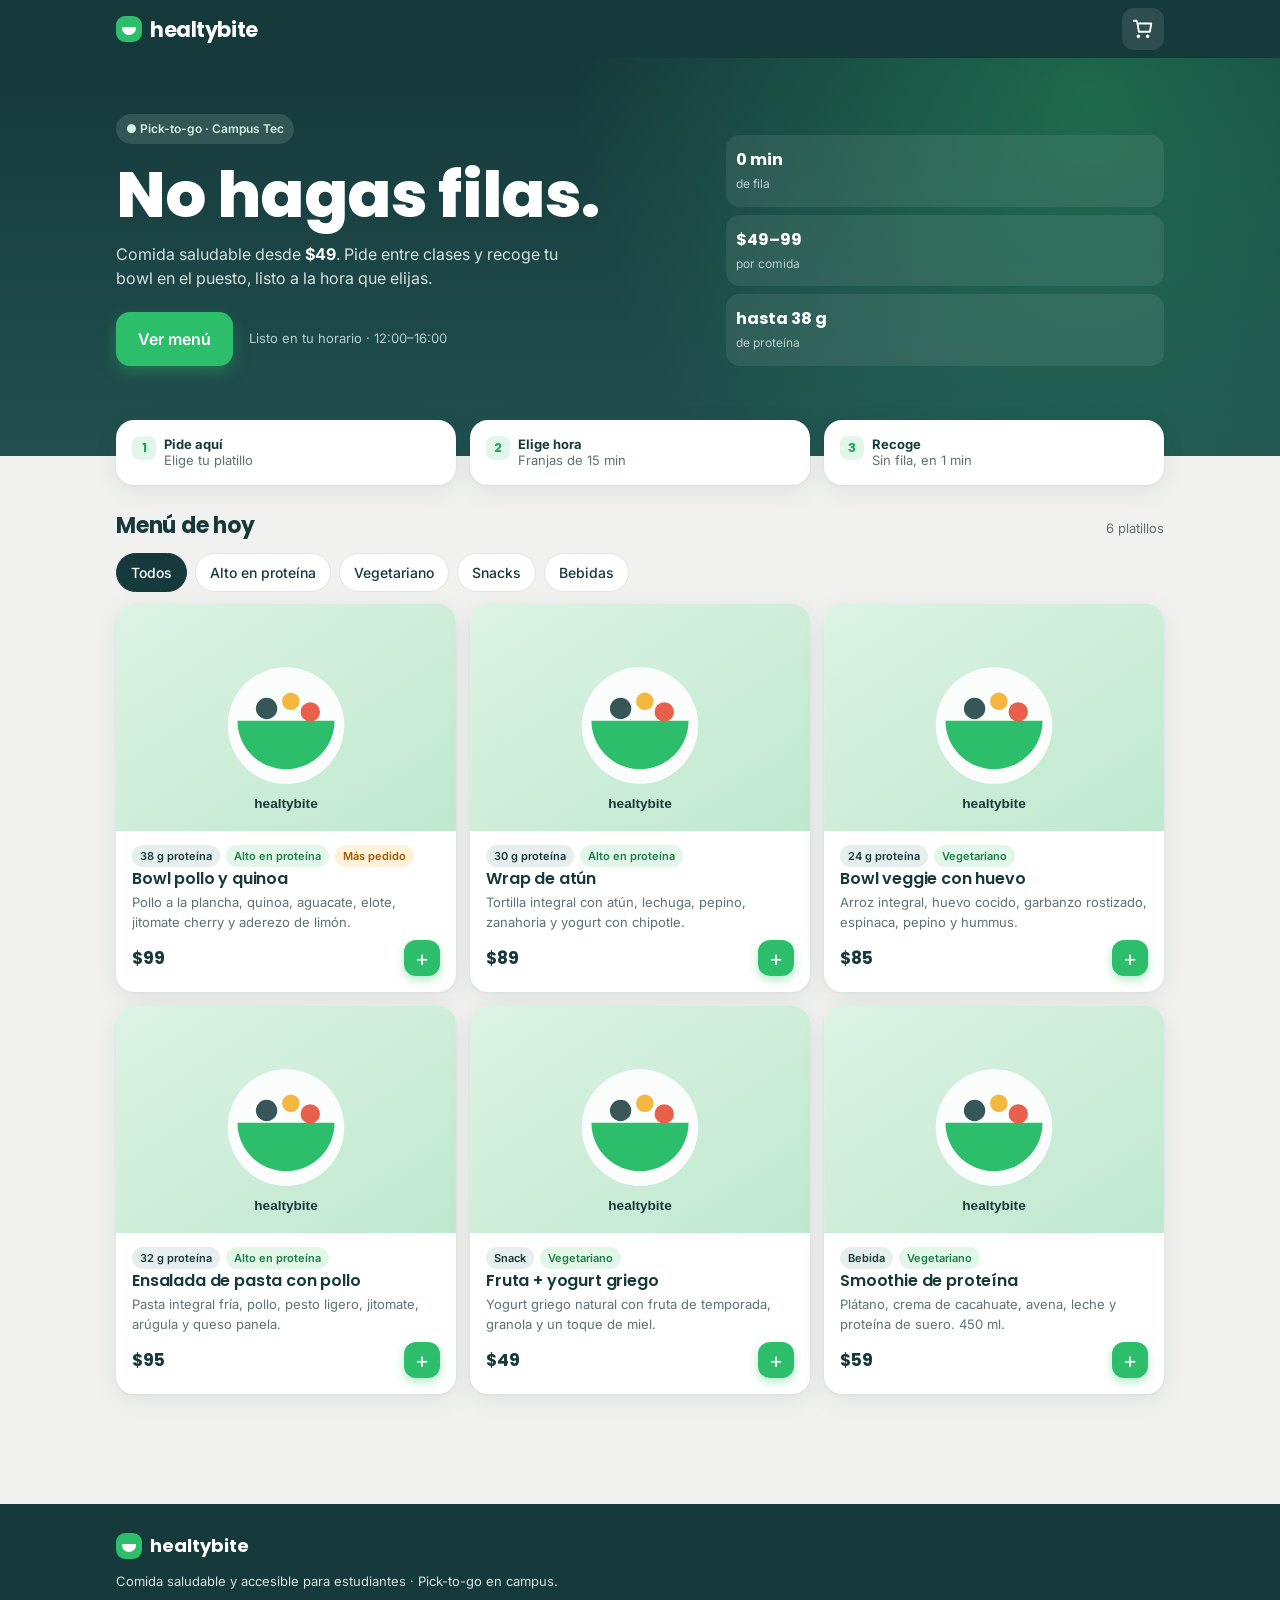
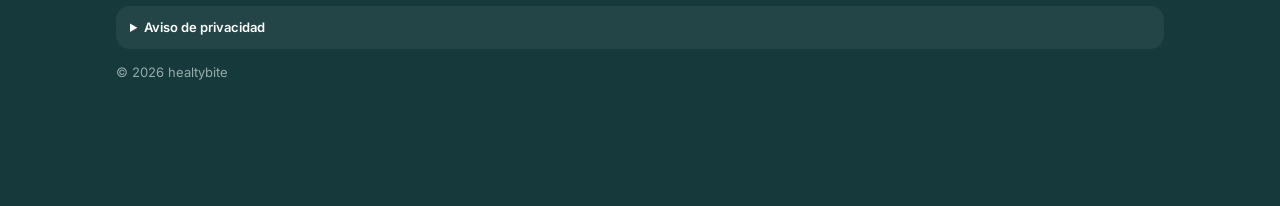
<file: index.html>
<!doctype html>
<html lang="es-MX">
<head>
  <meta charset="utf-8">
  <meta name="viewport" content="width=device-width, initial-scale=1, viewport-fit=cover">
  <title>healtybite · No hagas filas</title>
  <meta name="description" content="Comida saludable y accesible en el campus. Pide en línea y recoge sin hacer fila.">
  <meta name="theme-color" content="#16393B">
  <meta property="og:title" content="healtybite · No hagas filas">
  <meta property="og:description" content="Bowls, wraps y snacks altos en proteína desde $49. Pide y recoge entre clases.">
  <link rel="icon" href="data:image/svg+xml,%3Csvg xmlns='http://www.w3.org/2000/svg' viewBox='0 0 64 64'%3E%3Crect width='64' height='64' rx='16' fill='%2316393B'/%3E%3Cpath d='M14 30h36a18 18 0 0 1-36 0z' fill='%232DBE6C'/%3E%3Ccircle cx='26' cy='24' r='5' fill='%23F4B740'/%3E%3Ccircle cx='38' cy='23' r='4' fill='%23fff'/%3E%3C/svg%3E">
  <link rel="preconnect" href="https://fonts.googleapis.com">
  <link rel="preconnect" href="https://fonts.gstatic.com" crossorigin>
  <link rel="preconnect" href="https://images.unsplash.com">
  <link href="https://fonts.googleapis.com/css2?family=Inter:wght@400;500;600&family=Poppins:wght@600;700;800&display=swap" rel="stylesheet">
  <link rel="stylesheet" href="css/styles.css">
  <script src="js/config.js"></script>
  <script src="js/tracker.js"></script>
</head>
<body>
  <header class="topbar">
    <div class="wrap topbar__inner">
      <a href="#" class="logo" aria-label="healtybite inicio">
        <span class="logo__mark" aria-hidden="true"></span>healtybite
      </a>
      <button class="cart-btn" id="cartBtn" aria-label="Abrir carrito">
        <svg viewBox="0 0 24 24" width="22" height="22" aria-hidden="true"><path fill="none" stroke="currentColor" stroke-width="2" stroke-linecap="round" stroke-linejoin="round" d="M6 6h15l-1.5 9h-12zM6 6 5 3H2m5 18a1 1 0 1 0 0-2 1 1 0 0 0 0 2zm10 0a1 1 0 1 0 0-2 1 1 0 0 0 0 2z"/></svg>
        <span class="cart-btn__badge" id="cartBadge" hidden>0</span>
      </button>
    </div>
  </header>

  <main>
    <section class="hero">
      <div class="wrap hero__inner">
        <div class="hero__text">
          <span class="pill pill--light">● Pick-to-go · Campus Tec</span>
          <h1>No hagas filas.</h1>
          <p class="hero__sub">Comida saludable desde <strong>$49</strong>. Pide entre clases y recoge tu bowl en el puesto, listo a la hora que elijas.</p>
          <div class="hero__cta">
            <a href="#menu" class="btn btn--primary btn--lg">Ver menú</a>
            <span class="hero__note">Listo en tu horario · 12:00–16:00</span>
          </div>
        </div>
        <ul class="hero__stats" aria-label="Beneficios">
          <li><strong>0 min</strong><span>de fila</span></li>
          <li><strong>$49–99</strong><span>por comida</span></li>
          <li><strong>hasta 38 g</strong><span>de proteína</span></li>
        </ul>
      </div>
    </section>

    <section class="how wrap" aria-label="Cómo funciona">
      <div class="how__step"><span>1</span><p><strong>Pide aquí</strong>Elige tu platillo</p></div>
      <div class="how__step"><span>2</span><p><strong>Elige hora</strong>Franjas de 15 min</p></div>
      <div class="how__step"><span>3</span><p><strong>Recoge</strong>Sin fila, en 1 min</p></div>
    </section>

    <section id="menu" class="menu wrap">
      <div class="section-head">
        <h2>Menú de hoy</h2>
        <span class="muted small" id="menuCount"></span>
      </div>
      <div class="chips" id="chips" role="tablist" aria-label="Filtrar menú"></div>
      <div class="grid" id="grid" aria-live="polite">
        <div class="skeleton"></div><div class="skeleton"></div><div class="skeleton"></div>
      </div>
    </section>
  </main>

  <footer class="footer">
    <div class="wrap">
      <div class="footer__brand"><span class="logo__mark" aria-hidden="true"></span>healtybite</div>
      <p class="small">Comida saludable y accesible para estudiantes · Pick-to-go en campus.</p>
      <details class="privacy">
        <summary>Aviso de privacidad</summary>
        <p>Este sitio mide de forma <strong>anónima</strong> cómo se usa la página: páginas vistas, platillos consultados y agregados al carrito, horario elegido, clic en “Ordenar”, tiempo en la página, scroll y la fuente de la visita (por ejemplo, qué código QR escaneaste). Usamos un identificador aleatorio que no te identifica. No usamos cookies de publicidad.</p>
        <p>Tu <strong>correo es opcional</strong> y solo lo usaremos para avisarte de la apertura. Nunca pedimos ni guardamos datos de tarjeta. Para borrar tu correo escríbenos y lo eliminamos.</p>
      </details>
      <p class="small muted">© <span id="year"></span> healtybite</p>
    </div>
  </footer>

  <!-- Barra flotante del carrito (móvil) -->
  <button class="cartbar" id="cartBar" hidden>
    <span class="cartbar__qty" id="cartBarQty">0</span>
    <span>Ver carrito</span>
    <span class="cartbar__total" id="cartBarTotal">$0</span>
  </button>

  <!-- Detalle de platillo -->
  <div class="sheet" id="itemSheet" role="dialog" aria-modal="true" aria-labelledby="itemTitle" hidden>
    <div class="sheet__backdrop" data-close></div>
    <div class="sheet__panel">
      <button class="sheet__close" data-close aria-label="Cerrar">×</button>
      <img class="sheet__img" id="itemImg" alt="">
      <div class="sheet__body">
        <div class="tags" id="itemTags"></div>
        <h3 id="itemTitle"></h3>
        <p class="muted" id="itemDesc"></p>
        <div class="nutri">
          <div><strong id="itemProtein"></strong><span>Proteína</span></div>
          <div><strong id="itemKcal"></strong><span>kcal aprox.</span></div>
          <div><strong>~1 min</strong><span>recogida</span></div>
        </div>
        <div class="sheet__actions">
          <div class="stepper" aria-label="Cantidad">
            <button type="button" id="qtyMinus" aria-label="Menos">−</button>
            <span id="qtyVal">1</span>
            <button type="button" id="qtyPlus" aria-label="Más">+</button>
          </div>
          <button class="btn btn--primary btn--grow" id="addBtn">Agregar · <span id="addPrice"></span></button>
        </div>
      </div>
    </div>
  </div>

  <!-- Carrito -->
  <div class="sheet" id="cartSheet" role="dialog" aria-modal="true" aria-labelledby="cartTitle" hidden>
    <div class="sheet__backdrop" data-close></div>
    <div class="sheet__panel sheet__panel--cart">
      <button class="sheet__close" data-close aria-label="Cerrar">×</button>
      <div class="sheet__body">
        <h3 id="cartTitle">Tu pedido</h3>
        <ul class="cart-list" id="cartList"></ul>
        <p class="empty" id="cartEmpty">Tu carrito está vacío. <a href="#menu" data-close>Ver menú</a></p>

        <div id="cartFooter">
          <div class="pickup">
            <div class="pickup__head">
              <h4>Horario de recogida</h4>
              <span class="small muted" id="pickupDay"></span>
            </div>
            <p class="small muted" id="pickupPlace"></p>
            <div class="slots" id="slots" role="radiogroup" aria-label="Horario de recogida"></div>
          </div>
          <div class="totals">
            <div><span>Subtotal</span><span id="subtotal">$0</span></div>
            <div class="muted small"><span>Comisión</span><span>$0</span></div>
            <div class="totals__grand"><span>Total</span><span id="total">$0</span></div>
          </div>
          <button class="btn btn--primary btn--lg btn--block" id="orderBtn" disabled>Elige un horario</button>
          <p class="small muted center">Pagas al confirmar. Sin filas, sin esperas.</p>
        </div>
      </div>
    </div>
  </div>

  <!-- Puerta falsa (MODE = fakedoor) -->
  <div class="sheet sheet--center" id="fakeDoor" role="dialog" aria-modal="true" aria-labelledby="fdTitle" hidden>
    <div class="sheet__backdrop"></div>
    <div class="sheet__panel sheet__panel--msg">
      <div class="msg-icon" aria-hidden="true">✓</div>
      <h3 id="fdTitle">¡Gracias!</h3>
      <p><strong>healtybite aún no abre en el campus.</strong> Estamos midiendo qué platillos quieren los estudiantes.</p>
      <p>Déjanos tu correo y te avisamos cuando abramos, con <strong id="fdDiscount">tu primer bowl con descuento</strong>.</p>
      <form id="emailForm" class="email-form" novalidate>
        <label for="emailInput" class="sr-only">Correo electrónico (opcional)</label>
        <input id="emailInput" type="email" inputmode="email" autocomplete="email" placeholder="tu-correo@tec.mx (opcional)">
        <p class="form-error" id="emailError" hidden>Revisa tu correo.</p>
        <button class="btn btn--primary btn--block btn--lg" type="submit">Avísenme</button>
      </form>
      <div id="emailDone" hidden>
        <p class="done">¡Listo! Te escribiremos cuando abramos. 🎉</p>
      </div>
      <button class="btn btn--ghost btn--block" id="fdClose">Volver al menú</button>
      <p class="small muted">No se realizó ningún cargo. Tu correo es opcional.</p>
    </div>
  </div>

  <!-- Preventa (MODE = preventa) -->
  <div class="sheet sheet--center" id="checkout" role="dialog" aria-modal="true" aria-labelledby="coTitle" hidden>
    <div class="sheet__backdrop" data-close></div>
    <div class="sheet__panel sheet__panel--msg">
      <button class="sheet__close" data-close aria-label="Cerrar">×</button>
      <div id="coForm">
        <h3 id="coTitle">Confirma tu pedido</h3>
        <ul class="co-summary" id="coSummary"></ul>
        <form id="checkoutForm" class="email-form" novalidate>
          <label class="field"><span>Nombre</span><input id="coName" autocomplete="given-name" required maxlength="60" placeholder="Tu nombre"></label>
          <label class="field"><span>Correo</span><input id="coEmail" type="email" inputmode="email" autocomplete="email" required placeholder="tu-correo@tec.mx"></label>
          <label class="field"><span>Horario de recogida</span><select id="coTime" required></select></label>
          <p class="form-error" id="coError" hidden>Completa nombre, correo válido y horario.</p>
          <button class="btn btn--primary btn--block btn--lg" type="submit">Confirmar pedido · <span id="coTotal"></span></button>
        </form>
        <p class="small muted">El pago se hace en Mercado Pago. healtybite nunca pide ni guarda datos de tarjeta.</p>
      </div>
      <div id="coDone" hidden>
        <div class="msg-icon" aria-hidden="true">✓</div>
        <h3>¡Pedido apartado!</h3>
        <p>Folio <strong id="coFolio"></strong> · Recoge a las <strong id="coDoneTime"></strong></p>
        <p>Para confirmarlo, paga en Mercado Pago:</p>
        <a class="btn btn--primary btn--block btn--lg" id="payLink" target="_blank" rel="noopener">Pagar <span id="payTotal"></span> en Mercado Pago</a>
        <button class="btn btn--ghost btn--block" data-close>Volver al menú</button>
      </div>
    </div>
  </div>

  <div class="toast" id="toast" role="status" aria-live="polite" hidden></div>

  <script src="js/app.js"></script>
</body>
</html>
</file>
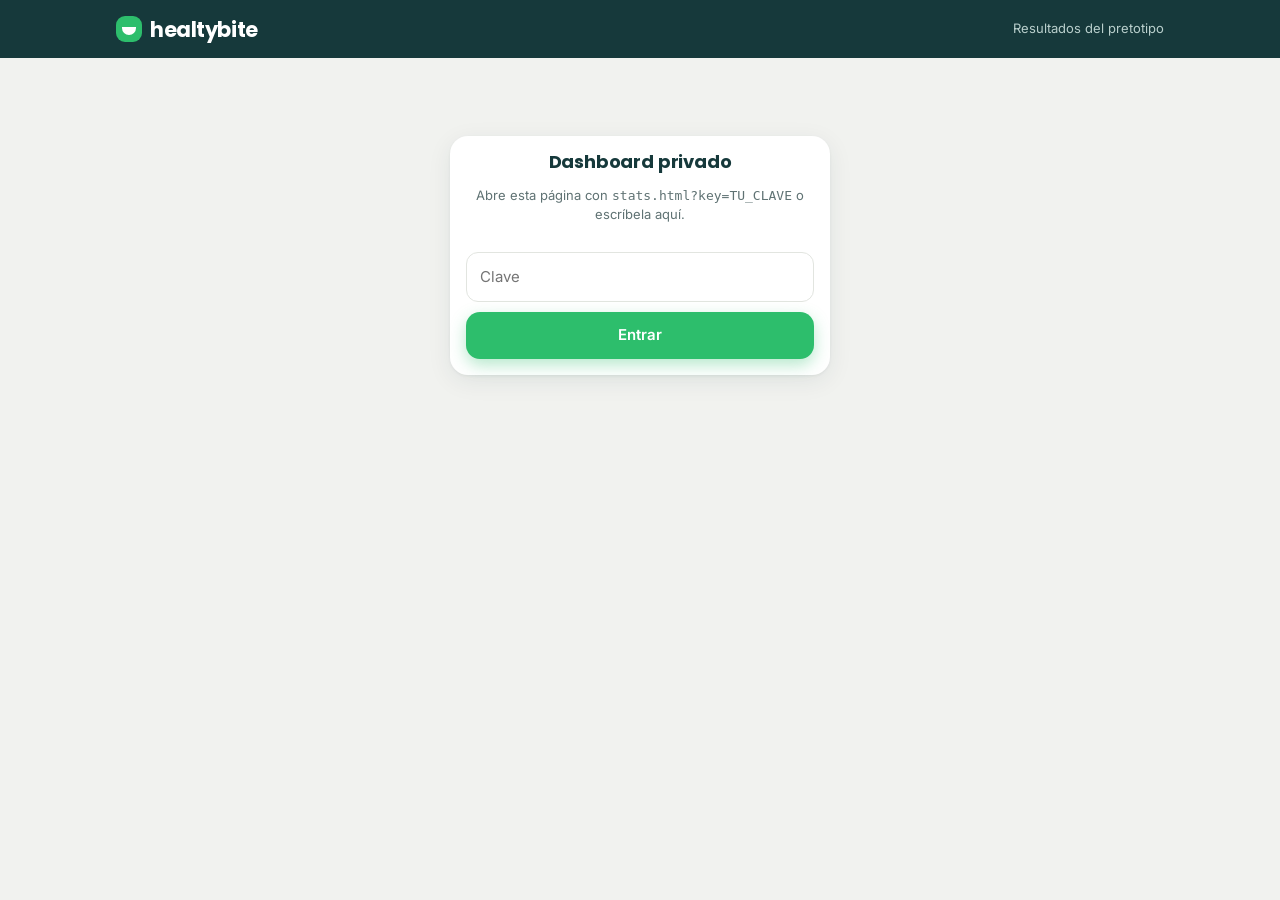
<file: stats.html>
<!doctype html>
<html lang="es-MX">
<head>
  <meta charset="utf-8">
  <meta name="viewport" content="width=device-width, initial-scale=1">
  <meta name="robots" content="noindex, nofollow">
  <title>healtybite · Resultados</title>
  <link rel="preconnect" href="https://fonts.googleapis.com">
  <link rel="preconnect" href="https://fonts.gstatic.com" crossorigin>
  <link href="https://fonts.googleapis.com/css2?family=Inter:wght@400;500;600&family=Poppins:wght@600;700&display=swap" rel="stylesheet">
  <link rel="stylesheet" href="css/styles.css">
  <style>
    body { padding-bottom: 40px; }
    .dash { padding-top: 18px; }
    .dash h2 { font-size: 18px; margin-bottom: 12px; }
    .panel { background: var(--card); border-radius: var(--radius); box-shadow: var(--shadow); padding: 16px; margin-bottom: 14px; }
    .filters { display: flex; flex-wrap: wrap; gap: 10px; align-items: end; }
    .filters label { font-size: 12px; font-weight: 600; display: grid; gap: 4px; }
    .filters select { font: inherit; padding: 9px 10px; border-radius: 10px; border: 1px solid var(--line); background: #fff; color: var(--teal); min-width: 150px; }
    .filters .check { display: flex; align-items: center; gap: 6px; font-weight: 500; font-size: 13px; padding-bottom: 8px; }
    .filters .btn { padding: 9px 14px; }
    .btn--outline { background: #fff; border: 1px solid var(--line); color: var(--teal); }
    .kpis { display: grid; grid-template-columns: repeat(2, 1fr); gap: 10px; margin-bottom: 14px; }
    .kpi { background: var(--card); border-radius: 16px; box-shadow: var(--shadow); padding: 14px; }
    .kpi span { font-size: 12px; color: var(--muted); display: block; }
    .kpi strong { font: 700 26px var(--head); display: block; margin-top: 2px; }
    .kpi em { font-style: normal; font-size: 12px; color: var(--muted); }
    .kpi--main { background: var(--teal); color: #fff; }
    .kpi--main span, .kpi--main em { color: #B9CFCC; }
    .funnel-row { display: grid; grid-template-columns: 130px 1fr 92px; gap: 10px; align-items: center; padding: 7px 0; font-size: 14px; }
    .funnel-row .lbl { font-weight: 600; }
    .bar { height: 26px; background: var(--bg); border-radius: 8px; overflow: hidden; }
    .bar i { display: block; height: 100%; background: var(--green); border-radius: 8px; min-width: 2px; }
    .bar--main i { background: var(--teal); }
    .funnel-row .num { text-align: right; font-variant-numeric: tabular-nums; }
    .funnel-row .num small { display: block; color: var(--muted); font-size: 11px; }
    .rank-grid { display: grid; gap: 14px; }
    .rank-row { display: grid; grid-template-columns: 1fr 40px; gap: 4px 10px; font-size: 13px; padding: 5px 0; }
    .rank-row .bar { grid-column: 1 / -1; height: 8px; }
    .rank-row .num { text-align: right; font-weight: 600; font-variant-numeric: tabular-nums; }
    table { width: 100%; border-collapse: collapse; font-size: 13px; font-variant-numeric: tabular-nums; }
    th, td { padding: 8px 6px; text-align: right; border-bottom: 1px solid var(--line); white-space: nowrap; }
    th:first-child, td:first-child { text-align: left; }
    th { font-size: 11px; text-transform: uppercase; letter-spacing: .03em; color: var(--muted); font-weight: 600; }
    .scroll-x { overflow-x: auto; margin: 0 -16px; padding: 0 16px; }
    td.hi { color: var(--green-d); font-weight: 700; }
    .slots-chart { display: flex; gap: 4px; align-items: flex-end; height: 160px; padding-top: 10px; }
    .slots-chart div { flex: 1; display: flex; flex-direction: column; align-items: center; justify-content: flex-end; height: 100%; gap: 4px; font-size: 10px; color: var(--muted); }
    .slots-chart b { display: block; width: 100%; background: var(--green); border-radius: 5px 5px 0 0; min-height: 2px; }
    .slots-chart .n { color: var(--teal); font-weight: 600; font-size: 11px; }
    .slots-chart .t { writing-mode: vertical-rl; transform: rotate(180deg); }
    .banner { background: #FFF1DA; color: #7A4A00; border-radius: 12px; padding: 10px 14px; font-size: 13px; margin-bottom: 14px; }
    .lock { max-width: 380px; margin: 60px auto; text-align: center; }
    .lock input { width: 100%; font: inherit; padding: 13px; border-radius: 12px; border: 1px solid var(--line); margin: 14px 0 10px; }
    .note { font-size: 12px; color: var(--muted); margin: 8px 0 0; }
    @media (min-width: 720px) {
      .kpis { grid-template-columns: repeat(5, 1fr); }
      .rank-grid { grid-template-columns: repeat(3, 1fr); }
      .funnel-row { grid-template-columns: 170px 1fr 110px; }
    }
  </style>
  <script src="js/config.js"></script>
</head>
<body>
  <header class="topbar">
    <div class="wrap topbar__inner">
      <span class="logo"><span class="logo__mark" aria-hidden="true"></span>healtybite</span>
      <span class="small" style="color:#B9CFCC">Resultados del pretotipo</span>
    </div>
  </header>

  <main class="wrap dash">
    <div id="lock" class="lock panel" hidden>
      <h2>Dashboard privado</h2>
      <p class="muted small">Abre esta página con <code>stats.html?key=TU_CLAVE</code> o escríbela aquí.</p>
      <form id="lockForm"><input id="lockKey" type="password" placeholder="Clave" autocomplete="off"><button class="btn btn--primary btn--block">Entrar</button></form>
      <p class="form-error" id="lockErr" hidden></p>
    </div>

    <div id="app" hidden>
      <div id="banner" class="banner" hidden></div>

      <div class="panel filters">
        <label>Fuente (utm_source)<select id="fSource"></select></label>
        <label>Día<select id="fDay"></select></label>
        <label class="check"><input type="checkbox" id="fTest" checked> Excluir pruebas (utm_source=test)</label>
        <button class="btn btn--outline" id="reload">Actualizar</button>
        <button class="btn btn--outline" id="csv">Descargar CSV</button>
        <span class="small muted" id="updated" style="margin-left:auto"></span>
      </div>

      <div class="kpis" id="kpis"></div>

      <section class="panel">
        <h2>Embudo (sesiones únicas)</h2>
        <div id="funnel"></div>
        <p class="note">% = sobre visitas · (↳ %) = sobre el paso anterior. “Clic en Ordenar” es la señal principal de intención de compra.</p>
      </section>

      <section class="panel">
        <h2>Ranking de platillos</h2>
        <div class="rank-grid">
          <div><h4 class="small muted">Por vistas de detalle</h4><div id="rankViews"></div></div>
          <div><h4 class="small muted">Por unidades agregadas al carrito</h4><div id="rankCart"></div></div>
          <div><h4 class="small muted">Por unidades en clic “Ordenar”</h4><div id="rankOrders"></div></div>
        </div>
      </section>

      <section class="panel">
        <h2>Por fuente de tráfico</h2>
        <div class="scroll-x"><table id="bySource"></table></div>
        <p class="note">Ignora los filtros de fuente para poder comparar segmentos. Verde = mejor tasa de clic en Ordenar.</p>
      </section>

      <section class="panel">
        <h2>Horarios de recogida más elegidos</h2>
        <div class="slots-chart" id="slotsChart"></div>
        <p class="note">Horario seleccionado al dar clic en Ordenar (último por sesión).</p>
      </section>

      <section class="panel">
        <h2>Por día</h2>
        <div class="scroll-x"><table id="byDay"></table></div>
      </section>
    </div>
  </main>

  <script src="js/stats.js"></script>
</body>
</html>
</file>
<file: css/styles.css>
:root {
  --teal: #16393B;
  --teal-2: #21504F;
  --green: #2DBE6C;
  --green-d: #25A55D;
  --green-l: #E3F6EA;
  --bg: #F1F2EF;
  --card: #FFFFFF;
  --muted: #5F7273;
  --line: #E2E5E0;
  --danger: #D64545;
  --radius: 18px;
  --shadow: 0 6px 24px rgba(22, 57, 59, .08), 0 1px 3px rgba(22, 57, 59, .06);
  --shadow-lg: 0 18px 50px rgba(22, 57, 59, .22);
  --head: "Poppins", system-ui, sans-serif;
  --body: "Inter", system-ui, -apple-system, "Segoe UI", sans-serif;
}

* { box-sizing: border-box; }
html { scroll-behavior: smooth; -webkit-text-size-adjust: 100%; }
body {
  margin: 0; background: var(--bg); color: var(--teal);
  font: 400 15px/1.5 var(--body); -webkit-font-smoothing: antialiased;
}
h1, h2, h3, h4 { font-family: var(--head); margin: 0; line-height: 1.15; letter-spacing: -.01em; }
img { display: block; max-width: 100%; }
a { color: inherit; }
button { font: inherit; color: inherit; cursor: pointer; }
.wrap { width: 100%; max-width: 1080px; margin: 0 auto; padding: 0 16px; }
.muted { color: var(--muted); }
.small { font-size: 13px; }
.center { text-align: center; }
.sr-only { position: absolute; width: 1px; height: 1px; overflow: hidden; clip: rect(0 0 0 0); }
[hidden] { display: none !important; }

/* ---------- Botones ---------- */
.btn {
  display: inline-flex; align-items: center; justify-content: center; gap: 6px;
  border: 0; border-radius: 14px; padding: 12px 18px; font-weight: 600; text-decoration: none;
  transition: transform .12s ease, background .15s ease, opacity .15s;
}
.btn:active { transform: scale(.98); }
.btn--primary { background: var(--green); color: #fff; box-shadow: 0 6px 16px rgba(45, 190, 108, .35); }
.btn--primary:hover { background: var(--green-d); }
.btn--primary:disabled { background: #A9C9B6; box-shadow: none; cursor: not-allowed; }
.btn--ghost { background: transparent; color: var(--teal); }
.btn--ghost:hover { background: rgba(22, 57, 59, .06); }
.btn--lg { padding: 15px 22px; font-size: 16px; }
.btn--block { width: 100%; }
.btn--grow { flex: 1; }

/* ---------- Header ---------- */
.topbar { position: sticky; top: 0; z-index: 30; background: var(--teal); color: #fff; }
.topbar__inner { display: flex; align-items: center; justify-content: space-between; height: 58px; }
.logo { display: flex; align-items: center; gap: 8px; font: 700 21px var(--head); text-decoration: none; letter-spacing: -.02em; }
.logo__mark {
  width: 26px; height: 26px; border-radius: 9px; background: var(--green); position: relative; flex: none;
}
.logo__mark::after {
  content: ""; position: absolute; left: 6px; right: 6px; top: 11px; height: 8px;
  background: #fff; border-radius: 0 0 10px 10px;
}
.cart-btn {
  position: relative; background: rgba(255, 255, 255, .1); border: 0; width: 42px; height: 42px;
  border-radius: 12px; display: grid; place-items: center; color: #fff;
}
.cart-btn__badge {
  position: absolute; top: -4px; right: -4px; min-width: 20px; height: 20px; padding: 0 5px;
  border-radius: 10px; background: var(--green); color: #fff; font: 700 12px/20px var(--body); text-align: center;
}
.cart-btn.bump { animation: bump .35s ease; }
@keyframes bump { 50% { transform: scale(1.15); } }

/* ---------- Hero ---------- */
.hero {
  background:
    radial-gradient(circle at 85% 10%, rgba(45, 190, 108, .35), transparent 45%),
    linear-gradient(180deg, var(--teal) 0%, var(--teal-2) 100%);
  color: #fff; padding: 28px 0 64px;
}
.pill { display: inline-block; font-size: 12px; font-weight: 600; padding: 6px 10px; border-radius: 999px; }
.pill--light { background: rgba(255, 255, 255, .12); color: #CFF3DD; }
.hero h1 { font-size: clamp(40px, 11vw, 64px); font-weight: 800; margin: 14px 0 10px; }
.hero__sub { margin: 0 0 22px; font-size: 16px; color: #D6E3E1; max-width: 460px; }
.hero__sub strong { color: #fff; }
.hero__cta { display: flex; flex-wrap: wrap; align-items: center; gap: 12px 16px; }
.hero__note { font-size: 13px; color: #B9CFCC; }
.hero__stats {
  list-style: none; padding: 0; margin: 28px 0 0; display: grid; grid-template-columns: repeat(3, 1fr); gap: 8px;
}
.hero__stats li { background: rgba(255, 255, 255, .08); border-radius: 14px; padding: 12px 10px; }
.hero__stats strong { display: block; font: 700 16px var(--head); color: #fff; }
.hero__stats span { font-size: 12px; color: #B9CFCC; }

/* ---------- Cómo funciona ---------- */
.how {
  display: grid; grid-template-columns: repeat(3, 1fr); gap: 8px; margin-top: -36px; position: relative; z-index: 2;
}
.how__step {
  background: var(--card); border-radius: var(--radius); box-shadow: var(--shadow); padding: 12px; display: flex; gap: 8px; align-items: flex-start;
}
.how__step span {
  flex: none; width: 24px; height: 24px; border-radius: 8px; background: var(--green-l); color: var(--green-d);
  font: 700 13px/24px var(--head); text-align: center;
}
.how__step p { margin: 0; font-size: 12px; color: var(--muted); line-height: 1.3; }
.how__step strong { display: block; color: var(--teal); font-size: 13px; }

/* ---------- Menú ---------- */
.menu { padding-top: 28px; padding-bottom: 110px; }
.section-head { display: flex; align-items: baseline; justify-content: space-between; margin-bottom: 12px; }
.section-head h2 { font-size: 22px; }
.chips { display: flex; gap: 8px; overflow-x: auto; padding: 2px 16px 12px; margin: 0 -16px; scrollbar-width: none; }
.chips::-webkit-scrollbar { display: none; }
.chip {
  flex: none; border: 1px solid var(--line); background: var(--card); padding: 8px 14px; border-radius: 999px;
  font-size: 14px; font-weight: 500; white-space: nowrap;
}
.chip[aria-selected="true"] { background: var(--teal); border-color: var(--teal); color: #fff; }

.grid { display: grid; grid-template-columns: 1fr; gap: 14px; }
.card {
  background: var(--card); border-radius: var(--radius); box-shadow: var(--shadow); overflow: hidden;
  display: grid; grid-template-columns: 118px 1fr; text-align: left; border: 0; padding: 0; width: 100%;
  transition: transform .15s ease, box-shadow .15s ease;
}
.card:hover { transform: translateY(-2px); box-shadow: var(--shadow-lg); }
.card__img { width: 100%; height: 100%; min-height: 128px; object-fit: cover; background: var(--green-l); }
.card__body { padding: 12px 12px 12px 14px; display: flex; flex-direction: column; min-width: 0; }
.card__name { font: 600 16px/1.25 var(--head); margin: 2px 0 4px; }
.card__desc { font-size: 13px; color: var(--muted); margin: 0 0 8px; display: -webkit-box; -webkit-line-clamp: 2; -webkit-box-orient: vertical; overflow: hidden; }
.card__foot { margin-top: auto; display: flex; align-items: center; justify-content: space-between; gap: 8px; }
.price { font: 700 17px var(--head); }
.add {
  width: 36px; height: 36px; border-radius: 12px; border: 0; background: var(--green); color: #fff;
  font-size: 22px; line-height: 1; display: grid; place-items: center; box-shadow: 0 4px 10px rgba(45, 190, 108, .35);
}
.tags { display: flex; flex-wrap: wrap; gap: 6px; }
.tag { font-size: 11px; font-weight: 600; padding: 3px 8px; border-radius: 999px; background: var(--green-l); color: #1D7F47; }
.tag--protein { background: #E6EEEE; color: var(--teal); }
.tag--hot { background: #FFF1DA; color: #9A5B00; }
.skeleton { height: 128px; border-radius: var(--radius); background: linear-gradient(90deg, #e8eae6 0%, #f6f7f4 50%, #e8eae6 100%); background-size: 200% 100%; animation: sk 1.2s infinite; }
@keyframes sk { to { background-position: -200% 0; } }

/* ---------- Footer ---------- */
.footer { background: var(--teal); color: #D6E3E1; padding: 28px 0 110px; }
.footer__brand { display: flex; align-items: center; gap: 8px; font: 700 18px var(--head); color: #fff; }
.footer .muted { color: #93ABA8; }
.privacy { background: rgba(255, 255, 255, .06); border-radius: 14px; padding: 12px 14px; margin: 14px 0; font-size: 13px; }
.privacy summary { cursor: pointer; font-weight: 600; color: #fff; }
.privacy p { margin: 10px 0 0; }

/* ---------- Barra del carrito ---------- */
.cartbar {
  position: fixed; left: 16px; right: 16px; bottom: calc(14px + env(safe-area-inset-bottom)); z-index: 25;
  display: flex; align-items: center; gap: 12px; border: 0; border-radius: 16px; padding: 14px 16px;
  background: var(--green); color: #fff; font-weight: 600; box-shadow: 0 10px 28px rgba(45, 190, 108, .45);
  max-width: 520px; margin: 0 auto;
}
.cartbar__qty { background: rgba(255, 255, 255, .22); border-radius: 8px; padding: 2px 9px; }
.cartbar__total { margin-left: auto; font-family: var(--head); }

/* ---------- Sheets / modales ---------- */
.sheet { position: fixed; inset: 0; z-index: 50; display: flex; align-items: flex-end; justify-content: center; }
.sheet__backdrop { position: absolute; inset: 0; background: rgba(10, 28, 29, .55); animation: fade .2s ease; }
.sheet__panel {
  position: relative; width: 100%; max-width: 520px; max-height: 92vh; overflow: auto; background: var(--card);
  border-radius: 24px 24px 0 0; box-shadow: var(--shadow-lg); animation: up .25s cubic-bezier(.2, .8, .2, 1);
  padding-bottom: env(safe-area-inset-bottom);
}
.sheet--center { align-items: center; padding: 16px; }
.sheet--center .sheet__panel { border-radius: 24px; }
@keyframes up { from { transform: translateY(40px); opacity: 0; } }
@keyframes fade { from { opacity: 0; } }
.sheet__close {
  position: absolute; top: 12px; right: 12px; z-index: 2; width: 36px; height: 36px; border-radius: 50%; border: 0;
  background: rgba(255, 255, 255, .92); box-shadow: var(--shadow); font-size: 22px; line-height: 1;
}
.sheet__img { width: 100%; aspect-ratio: 3 / 2; object-fit: cover; background: var(--green-l); }
.sheet__body { padding: 18px 18px 20px; }
.sheet__body h3 { font-size: 22px; margin: 10px 0 6px; }
.sheet__body > p { margin: 0 0 14px; }
.nutri { display: grid; grid-template-columns: repeat(3, 1fr); gap: 8px; margin: 8px 0 18px; }
.nutri div { background: var(--bg); border-radius: 12px; padding: 10px; text-align: center; }
.nutri strong { display: block; font: 600 14px var(--head); }
.nutri span { font-size: 11px; color: var(--muted); }
.sheet__actions { display: flex; gap: 10px; align-items: stretch; }
.stepper { display: flex; align-items: center; background: var(--bg); border-radius: 14px; }
.stepper button { width: 42px; height: 48px; border: 0; background: none; font-size: 20px; font-weight: 600; }
.stepper span { min-width: 22px; text-align: center; font-weight: 600; }
.stepper--sm button { width: 32px; height: 34px; font-size: 17px; }

/* Carrito */
.sheet__panel--cart .sheet__body { padding-top: 22px; }
.cart-list { list-style: none; padding: 0; margin: 14px 0; }
.cart-item { display: grid; grid-template-columns: 56px 1fr auto; gap: 12px; align-items: center; padding: 10px 0; border-bottom: 1px solid var(--line); }
.cart-item img { width: 56px; height: 56px; border-radius: 12px; object-fit: cover; background: var(--green-l); }
.cart-item__name { font-weight: 600; font-size: 14px; line-height: 1.25; }
.cart-item__price { font-size: 13px; color: var(--muted); }
.empty { padding: 18px 0; color: var(--muted); }
.pickup { margin: 8px 0 14px; }
.pickup__head { display: flex; justify-content: space-between; align-items: baseline; }
.pickup h4 { font-size: 16px; }
.pickup p { margin: 2px 0 10px; }
.slots { display: grid; grid-template-columns: repeat(4, 1fr); gap: 6px; max-height: 172px; overflow-y: auto; padding: 2px; }
.slot {
  border: 1px solid var(--line); background: #fff; border-radius: 10px; padding: 9px 0; font-size: 14px; font-weight: 600;
}
.slot[aria-checked="true"] { background: var(--green); border-color: var(--green); color: #fff; }
.slot:disabled { opacity: .35; cursor: not-allowed; text-decoration: line-through; }
.totals { border-top: 1px solid var(--line); padding: 12px 0; margin-bottom: 8px; }
.totals div { display: flex; justify-content: space-between; padding: 3px 0; }
.totals__grand { font: 700 18px var(--head); }

/* Puerta falsa / preventa */
.sheet__panel--msg { padding: 28px 22px 18px; text-align: center; }
.sheet__panel--msg h3 { font-size: 26px; margin-bottom: 10px; }
.sheet__panel--msg p { margin: 0 0 12px; }
.msg-icon {
  width: 64px; height: 64px; margin: 0 auto 14px; border-radius: 50%; background: var(--green-l); color: var(--green-d);
  display: grid; place-items: center; font-size: 32px; font-weight: 700;
}
.email-form { display: grid; gap: 10px; margin: 16px 0 6px; text-align: left; }
.email-form input, .email-form select {
  width: 100%; font: inherit; padding: 14px; border-radius: 14px; border: 1.5px solid var(--line); background: #fff; color: var(--teal);
}
.email-form input:focus, .email-form select:focus { outline: none; border-color: var(--green); box-shadow: 0 0 0 3px rgba(45, 190, 108, .18); }
.field span { display: block; font-size: 13px; font-weight: 600; margin-bottom: 4px; }
.form-error { color: var(--danger); font-size: 13px; margin: 0 !important; }
.done { background: var(--green-l); color: #1D7F47; font-weight: 600; padding: 14px; border-radius: 14px; }
.co-summary { list-style: none; padding: 0; margin: 0 0 4px; text-align: left; font-size: 14px; }
.co-summary li { display: flex; justify-content: space-between; padding: 6px 0; border-bottom: 1px dashed var(--line); }

/* Toast */
.toast {
  position: fixed; left: 50%; top: 70px; transform: translateX(-50%); z-index: 60; background: var(--teal); color: #fff;
  padding: 10px 16px; border-radius: 12px; font-size: 14px; box-shadow: var(--shadow-lg); animation: fade .2s;
}

/* ---------- Escritorio ---------- */
@media (min-width: 720px) {
  .hero { padding: 56px 0 90px; }
  .hero__inner { display: grid; grid-template-columns: 1.3fr 1fr; gap: 40px; align-items: end; }
  .hero__stats { grid-template-columns: 1fr; margin: 0; }
  .how { gap: 14px; }
  .how__step { padding: 16px; }
  .how__step p { font-size: 13px; }
  .grid { grid-template-columns: repeat(2, 1fr); }
  .card { grid-template-columns: 1fr; }
  .card__img { aspect-ratio: 3 / 2; height: auto; }
  .card__body { padding: 14px 16px 16px; }
  .sheet { align-items: center; padding: 16px; }
  .sheet__panel { border-radius: 24px; }
}
@media (min-width: 980px) {
  .grid { grid-template-columns: repeat(3, 1fr); }
}
@media (prefers-reduced-motion: reduce) {
  * { animation: none !important; transition: none !important; scroll-behavior: auto !important; }
}
</file>
